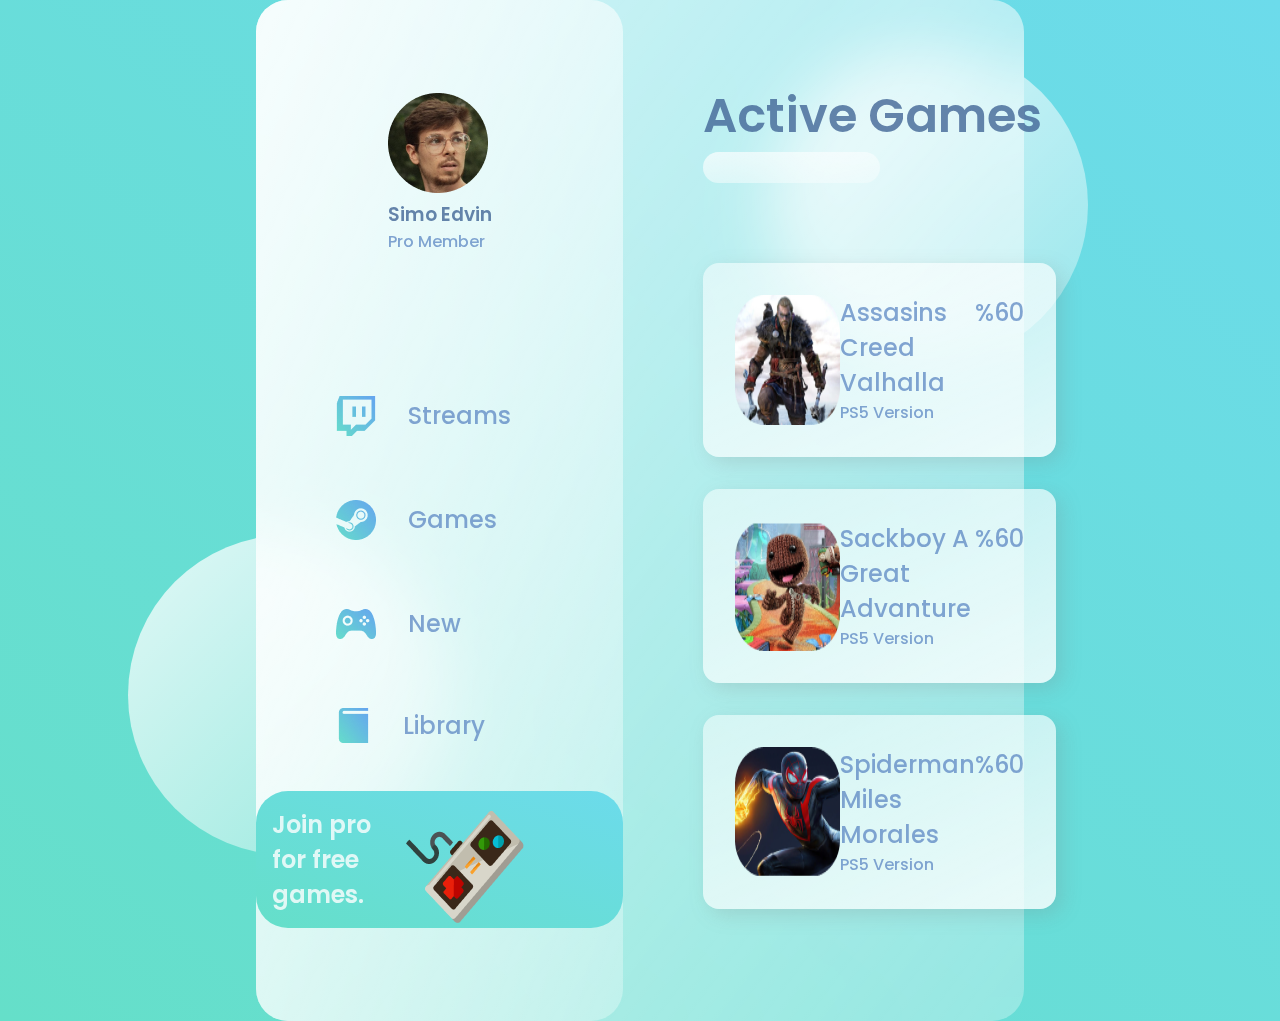
<file: index.html>
<!DOCTYPE html>
<html>
    <head>
        <title> Glass Website</title>
        <meta name="viewport" content="width=device-width, initial-scale=1.0">
        <link rel="stylesheet" href="css/style.css">
        <link rel="preconnect" href="https://fonts.gstatic.com" />
        <link href="https://fonts.googleapis.com/css2?family=Poppins:wght@400;500;700&display=swap"rel="stylesheet"/>
    </head>
    <body>
        <main>
            <section class="glass">
                <div class="dashbord">
                    <div class="user">
                        <img src="./image/avatar.png" alt="">
                        <h3> Simo Edvin </h3>
                        <p>Pro Member</p>
                    </div>
                    <div class="links">
                        <div class="link">
                            <img src="./image/twitch.png" alt="">
                            <h2> Streams</h2>
                        </div>
                        <div class="link">
                            <img src="./image/steam.png" alt="">
                            <h2> Games</h2>
                        </div> 
                        <div class="link">
                            <img src="./image/upcoming.png" alt="">
                            <h2> New</h2>
                        </div> 
                        <div class="link">
                            <img src="./image/library.png" alt="">
                            <h2>Library</h2>
                        </div>
                        <div class="pro">
                             <h2> Join pro for free games.</h2>
                             <img src="./image/controller.png" alt="">
                        </div> 
                    </div>
                </div>
                <div class="games">
                    <div class="status">
                        <h1> Active Games</h1>
                        <input type="text" />
                    </div>
                    <div class ="cards">
                    <div class="card"> 
                        <img src="./image/assassins.png" alt="">
                        <div class="card-info"> 
                             <h2> Assasins Creed Valhalla </h2>
                             <p> PS5 Version </p>
                             <div class="progress"> </div>
                        </div>
                        <h2 class="percantage">%60</h2>
                    </div>
                    <div class="card"> 
                        <img src="./image/sackboy.png" alt="">
                        <div class="card-info"> 
                             <h2> Sackboy A Great Advanture</h2>
                             <p> PS5 Version </p>
                             <div class="progress"> </div>
                        </div>
                        <h2 class="percantage">%60</h2>
                    </div>
                    <div class="card"> 
                        <img src="./image/spiderman.png" alt="">
                        <div class="card-info"> 
                             <h2> Spiderman Miles Morales</h2>
                             <p> PS5 Version </p>
                             <div class="progress"> </div>
                        </div>
                        <h2 class="percantage">%60</h2>
                    </div>
                </div>
            </section>
        </main>
        <div class="circle1"></div>
        <div class="circle2"></div>
    </body>
</html>
</file>
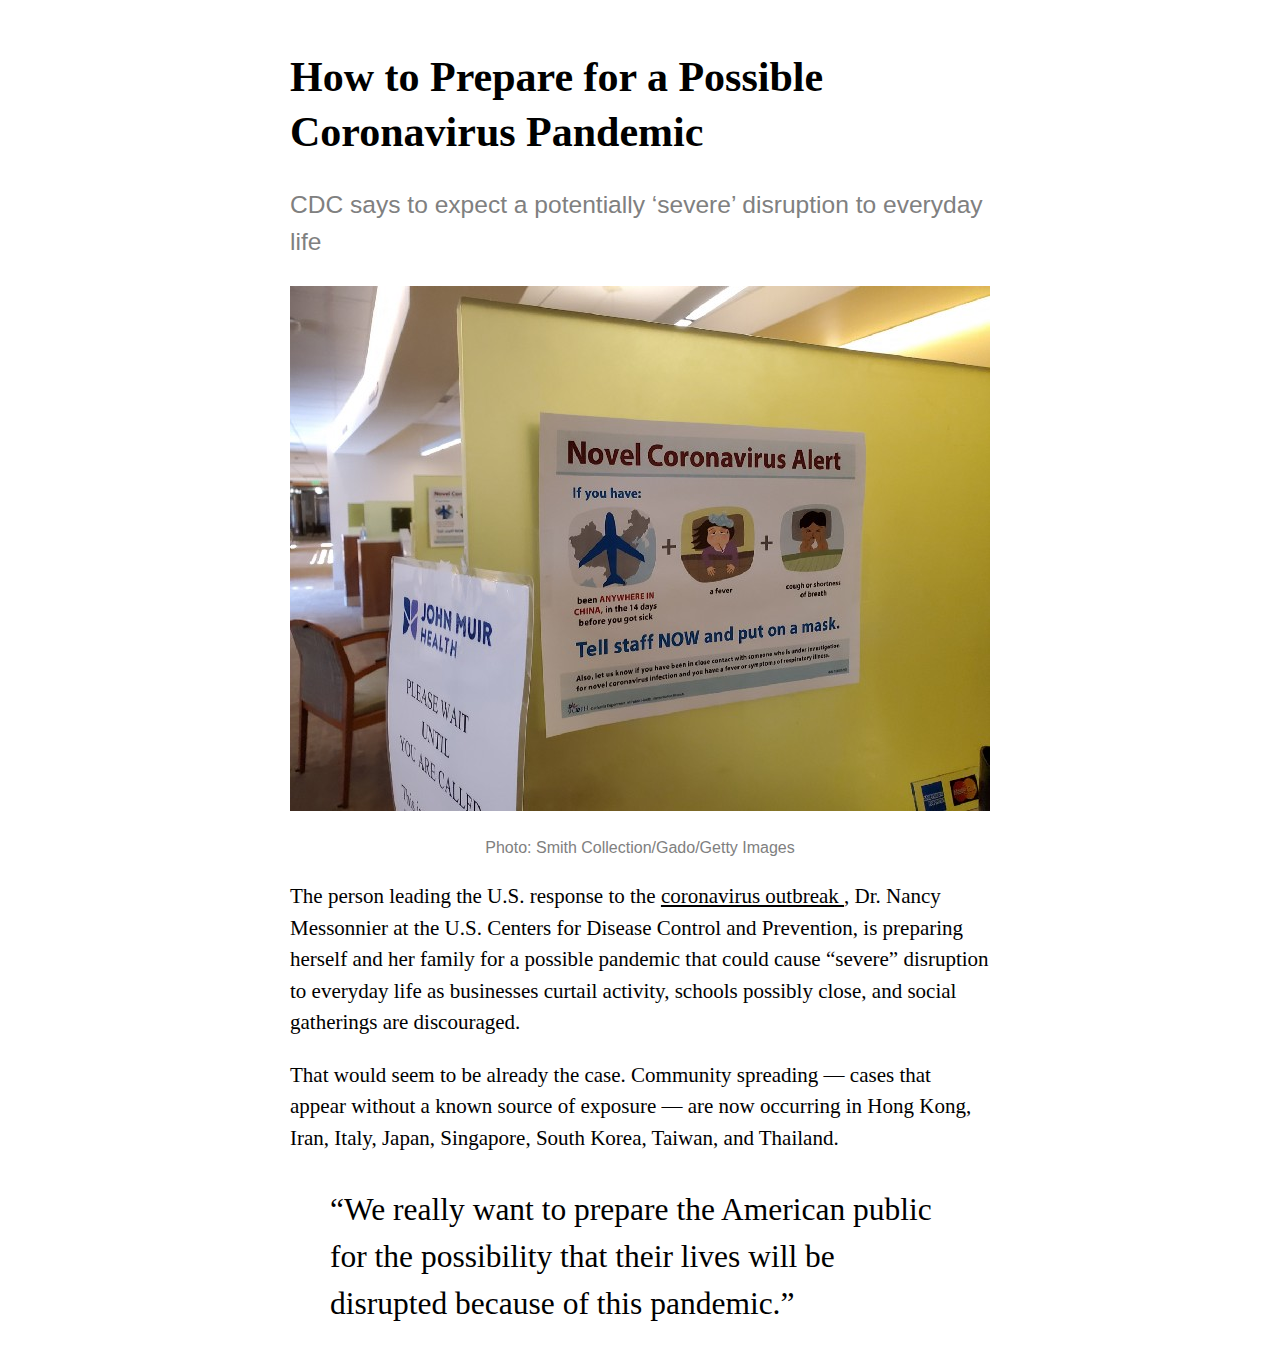
<file: pratik.html>
<!DOCTYPE html>
<html>
    <head>
        <meta charset="utf-8">
        <meta http-equiv="X-UA-Compatible" content="IE=edge">
        <title>  How to Prepare for a Possible Coronavirus Pandemic  </title>
        <meta name="description" content="">
        <meta name="viewport" content="width=device-width, initial-scale=1">
        <link rel="stylesheet" href="css/pratik.css">
    </head>
    <body>
        <article>
            <h1> How to Prepare for a Possible Coronavirus Pandemic </h1>
            <h3 class="gray sans"  >CDC says to expect a potentially ‘severe’ disruption to everyday life </h3>
            <figure class="figure">
                <img src="image\corona.jpeg" alt="Duvarda asılı posterler">
                <figcaption class="gray sans" > Photo: Smith Collection/Gado/Getty Images </figcaption>
            </figure>
            <p> The person leading the U.S. response to the <a href="#">coronavirus outbreak </a>, Dr. Nancy Messonnier at the U.S. 
                Centers for Disease Control and Prevention, is preparing herself and her family for a possible pandemic that could cause 
                “severe” disruption to everyday life as businesses curtail activity, schools possibly close, and social gatherings are discouraged.
            </p>
            <p> 
                That would seem to be already the case. Community spreading — cases that appear without a known source of exposure — are
                now occurring in Hong Kong, Iran, Italy, Japan, Singapore, South Korea, Taiwan, and Thailand.
            </p>
             <blockquote>
                “We really want to prepare the American public for the possibility that their lives will be disrupted because of this pandemic.” 
            </blockqoute>
        </article>    
    </body>
</html>
</file>
<file: css/style.css>
* {
    margin: 0;
    padding: 0;
    box-sizing: border-box;
}

h1 {
    color: #426696;
    font-weight: 600;
    font-size: 3rem;
    opacity: 0.8;
}

h2,
p {
    color: #658ec6;
    font-weight: 500;
    opacity: 0.8;
}

h3 {
    color: #426696;
    font-weight: 600;
    opacity: 0.8;
}

main {
    font-family: "Poppins", sans-serif;
    min-height: 100vh;
    background: linear-gradient(to right top, #65dfc9, #6cdbeb);
    display: flex;
    align-items: center;
    justify-content: center;
}

.glass {
    background: white;
    background-color: white;
    min-height: 80vh;
    width: 60%;
    border-radius: 2rem;
    background: linear-gradient(to right bottom, rgba(255, 255, 255, 0.7), rgba(255, 255, 255, 0.3));
    z-index: 2;
    backdrop-filter: blur(2rem);
    display: flex;
}

.circle1,
.circle2 {
    background-color: white;
    background: linear-gradient(to right bottom, rgba(255, 255, 255, 0.8), rgba(255, 255, 255, 0.3));
    width: 20rem;
    height: 20rem;
    position: absolute;
    border-radius: 50%;
}

.circle1 {
    top: 5%;
    right: 15%;
}

.circle2 {
    bottom: 5%;
    left: 10%;
}

.dashbord {
    flex: 1;
    display: flex;
    flex-direction: column;
    align-items: center;
    justify-content: space-evenly;
    border-radius: 2rem;
    background: linear-gradient(to right bottom, rgba(255, 255, 255, 0.8), rgba(255, 255, 255, 0.3));
}

.link {
    display: flex;
    margin: 2rem 0rem;
    padding: 1rem 5rem;
    align-items: center;
}

.link h2 {
    padding: 0rem 2rem;
}

.games {
    flex: 2;
}

.pro {
    background: linear-gradient(to right top, #65dfc9, #6cdbeb);
    border-radius: 2rem;
    color: white;
    padding: 1rem;
    position: relative;
}

.pro img {
    position: absolute;
    top: -10%;
    right: 6rem;
}

.pro h2 {
    width: 40%;
    color: white;
    font-weight: 600;
}


/* GAMES */

.status {
    margin-bottom: 3rem;
}

.status input {
    background: linear-gradient( to right bottom, rgba(255, 255, 255, 0.7), rgba(255, 255, 255, 0.3));
    border: none;
    width: 50%;
    padding: 0.5rem;
    border-radius: 2rem;
}

.games {
    margin: 5rem;
    display: flex;
    flex-direction: column;
    justify-content: space-evenly;
}

.card {
    display: flex;
    background: linear-gradient( to left top, rgba(255, 255, 255, 0.8), rgba(255, 255, 255, 0.5));
    border-radius: 1rem;
    margin: 2rem 0rem;
    padding: 2rem;
    box-shadow: 6px 6px 20px rgba(122, 122, 122, 0.212);
    justify-content: space-between;
}

.progress {
    background: linear-gradient(to right top, #65dfc9, #6cdbeb);
    width: 100%;
    height: 25%;
    border-radius: 1rem;
    position: relative;
    overflow: hidden;
}

.progress::after {
    content: "";
    width: 100%;
    height: 100%;
    background: rgb(236, 236, 236);
    position: absolute;
    left: 60%;
}

.card-info {
    display: flex;
    flex-direction: column;
    justify-content: space-between;
}

.percentage {
    font-weight: bold;
    background: linear-gradient(to right top, #65dfc9, #6cdbeb);
    -webkit-background-clip: text;
    -webkit-text-fill-color: transparent;
}
</file>
<file: css/pratik.css>
html {
    font-size: 21px;
    line-height: 1.5;
}

img {
    width: 100%;
}

a {
    color: black;
}

figcaption {
    font-size: 16px;
    margin-top: 1em;
}


/* max widht verme sebebimiz sayfayı daha küçültürsek 
image de aynı oranda küçülsün diye 
bir nevi responsivlik */


/* article içeriğini ortalamak için 
marginlere auto verdik çünküü artikle widhtini biz vermiş 
olduk bu yüzden işlev iyi oldu*/

article {
    max-width: 700px;
    margin-left: auto;
    margin-right: auto;
    margin-top: 50px;
}

figure {
    text-align: center;
    margin-left: 0;
    margin-right: 0;
}

h3 {
    font-weight: normal;
}

.gray {
    color: gray;
}

.sans {
    font-family: sans-serif;
}

blockquote {
    font-size: 1.5em;
}

h1,
h2,
h3 blockquote {
    line-height: 1.3;
}
</file>
